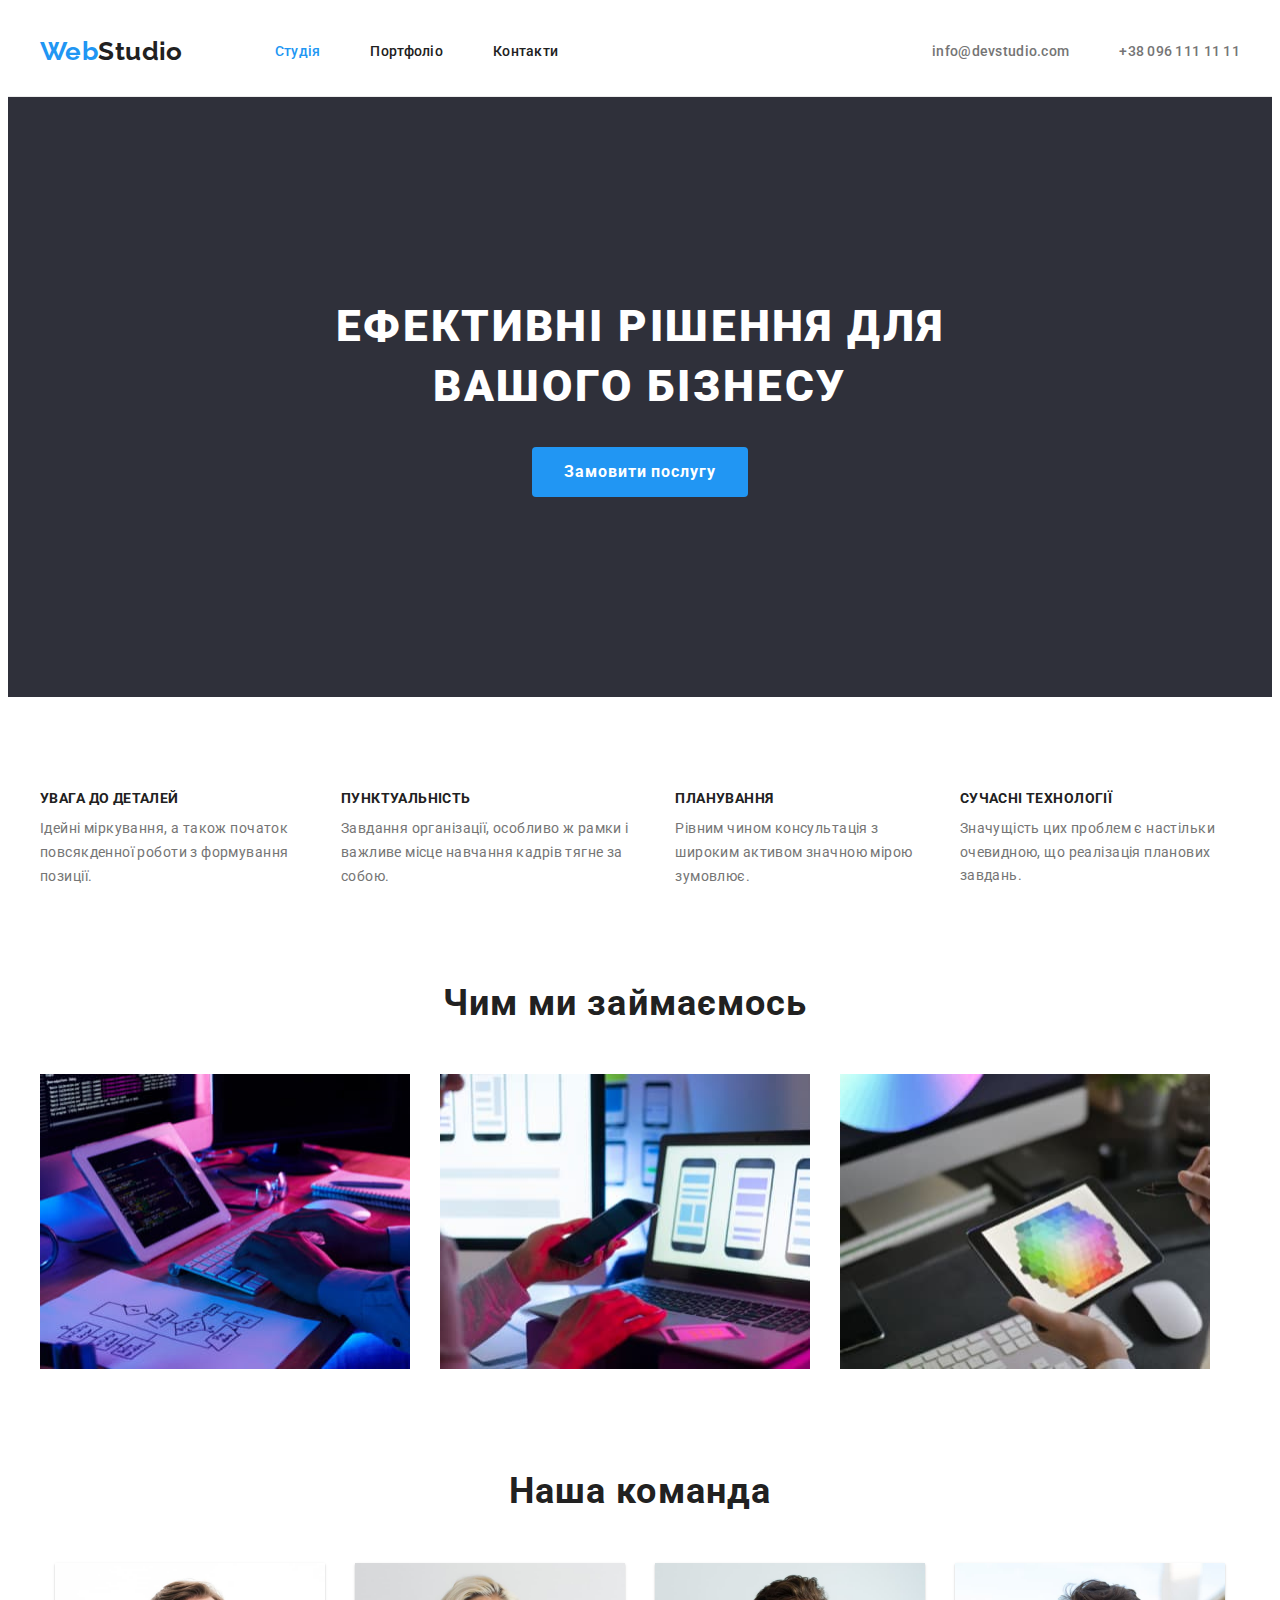
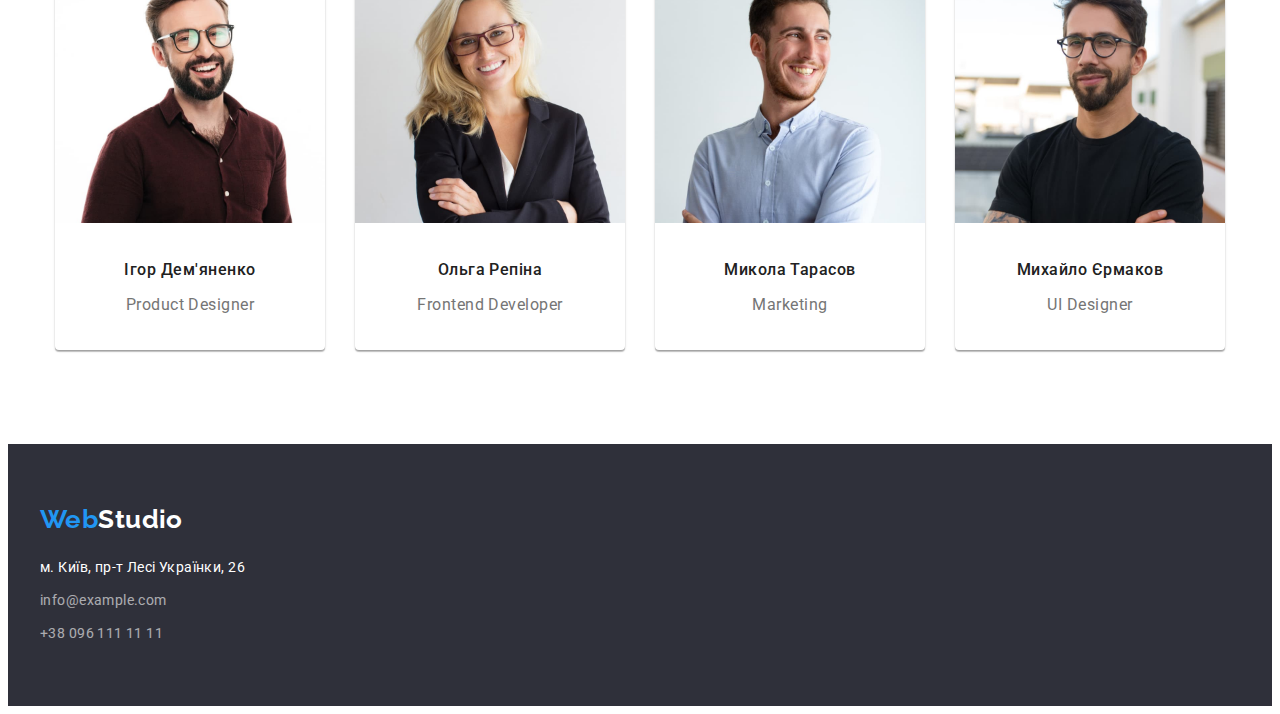
<file: index.html>
<!DOCTYPE html>
<html lang="uk">
  <head>
    <meta charset="UTF-8" />
    <meta http-equiv="X-UA-Compatible" content="IE=edge" />
    <meta name="viewport" content="width=device-width, initial-scale=1.0" />
    <title>ДР3-Головна</title>
    <link
      rel="stylesheet"
      href="https://cdnjs.cloudflare.com/ajax/libs/modern-normalize/1.1.0/modern-normalize.min.css"
      integrity="sha512-wpPYUAdjBVSE4KJnH1VR1HeZfpl1ub8YT/NKx4PuQ5NmX2tKuGu6U/JRp5y+Y8XG2tV+wKQpNHVUX03MfMFn9Q=="
      crossorigin="anonymous"
      referrerpolicy="no-referrer"
    />
    <link
      href="https://fonts.googleapis.com/css2?family=Raleway:wght@700&family=Roboto:wght@400;500;700;900&display=swap"
      rel="stylesheet"
    />
    <link rel="stylesheet" href="./css/styles.css" />
  </head>
  <body>
    <header class="header">
      <div class="container header-container">
        <nav class="nav">
          <a lang="en" href="./index.html" class="logo"
            ><span class="logo-link">Web</span>Studio</a
          >
          <ul class="site-nav list">
            <li class="item">
              <a href="./index.html" class="link header-page current">Студія</a>
            </li>
            <li class="item">
              <a href="./portfolio.html" class="link header-page">Портфоліо</a>
            </li>
            <li class="item">
              <a href="" class="link header-page">Контакти</a>
            </li>
          </ul>
        </nav>
        <ul class="contacts list">
          <li class="item-contact">
            <a href="mailto:info@devstudio.com" class="cont-mail"
              >info@devstudio.com</a
            >
          </li>
          <li class="item-contact">
            <a href="tel:+380961111111" class="cont-tel">+38 096 111 11 11</a>
          </li>
        </ul>
      </div>
    </header>
    <main>
      <section class="top">
        <h1 class="top1">Ефективні рішення для <br />вашого бізнесу</h1>
        <button type="button" class="button">Замовити послугу</button>
      </section>
      <section class="aside section">
        <div class="container">
          <h2 hidden="">Особливості</h2>
          <ul class="list-item-desc list">
            <li class="list-title">
              <h3 class="aside-title">Увага до деталей</h3>
              <p class="p-title">
                Ідейні міркування, а також початок повсякденної роботи з
                формування позиції.
              </p>
            </li>
            <li class="list-title">
              <h3 class="aside-title">Пунктуальність</h3>
              <p class="p-title">
                Завдання організації, особливо ж рамки і важливе місце навчання
                кадрів тягне за собою.
              </p>
            </li>
            <li class="list-title">
              <h3 class="aside-title">Планування</h3>
              <p class="p-title">
                Рівним чином консультація з широким активом значною мірою
                зумовлює.
              </p>
            </li>
            <li class="list-title">
              <h3 class="aside-title">Сучасні технології</h3>
              <p class="p-text">
                Значущість цих проблем є настільки очевидною, що реалізація
                планових завдань.
              </p>
            </li>
          </ul>
        </div>
      </section>
      <section class="middle section">
        <div class="container">
          <div>
            <h2 class="middle-title">Чим ми займаємось</h2>
            <ul class="middle-list list">
              <li class="middle-list-img">
                <img
                  src="./images/img1.jpg"
                  alt="Розробка застосунку"
                  width="370"
                  height="295"
                />
              </li>
              <li class="middle-list-img">
                <img
                  src="./images/img2.jpg"
                  alt="Розробка і планування"
                  width="370"
                  height="295"
                />
              </li>
              <li class="middle-list-img">
                <img
                  src="./images/img3.jpg"
                  alt="Робота з палітрою кольорів"
                  width="370"
                  height="295"
                />
              </li>
            </ul>
          </div>
        </div>
      </section>
      <section class="section">
        <h2 class="middle-title">Наша команда</h2>
        <ul class="team-list list">
          <li class="team-list-item">
            <img
              src="./images/tm1.jpg"
              alt="Ігор Дем'яненко"
              width="270"
              height="260"
            />
            <div class="box">
              <h3 class="team-title">Ігор Дем'яненко</h3>
              <p lang="en" class="team-text">Product Designer</p>
            </div>
          </li>
          <li class="team-list-item">
            <img
              src="./images/tm2.jpg"
              alt="Ольга Репіна"
              width="270"
              height="260"
            />
            <div class="box">
              <h3 class="team-title">Ольга Репіна</h3>
              <p lang="en" class="team-text">Frontend Developer</p>
            </div>
          </li>
          <li class="team-list-item">
            <img
              src="./images/tm3.jpg"
              alt="Микола Тарасов"
              width="270"
              height="260"
            />
            <div class="box">
              <h3 class="team-title">Микола Тарасов</h3>
              <p lang="en" class="team-text">Marketing</p>
            </div>
          </li>
          <li class="team-list-item">
            <img
              src="./images/tm4.jpg"
              alt="Михайло Єрмаков"
              width="270"
              height="260"
            />
            <div class="box">
              <h3 class="team-title">Михайло Єрмаков</h3>
              <p lang="en" class="team-text">UI Designer</p>
            </div>
          </li>
        </ul>
      </section>
    </main>
    <footer class="footer"><div class="container"><div>
      <a lang="en" href="./index.html" class="logo"
        ><span class="logo-link">Web</span
        ><span class="footer-link">Studio</span></a
      >
      <address class="address">
        <ul class="adress-list list">
          <li class="adress-list-item"><a class="footer-address">м. Київ, пр-т Лесі Українки, 26</a></li>
          <li class="adress-list-item">
            <a href="mailto:info@example.com" class="address-mail"
              >info@example.com</a
            >
          </li>
          <li class="adress-list-item">
            <a href="tel:+380961111111" class="address-tel"
              >+38 096 111 11 11</a
            >
          </li>
        </ul>
      </address>
    </div></div></footer>
  </body>
</html>
</file>
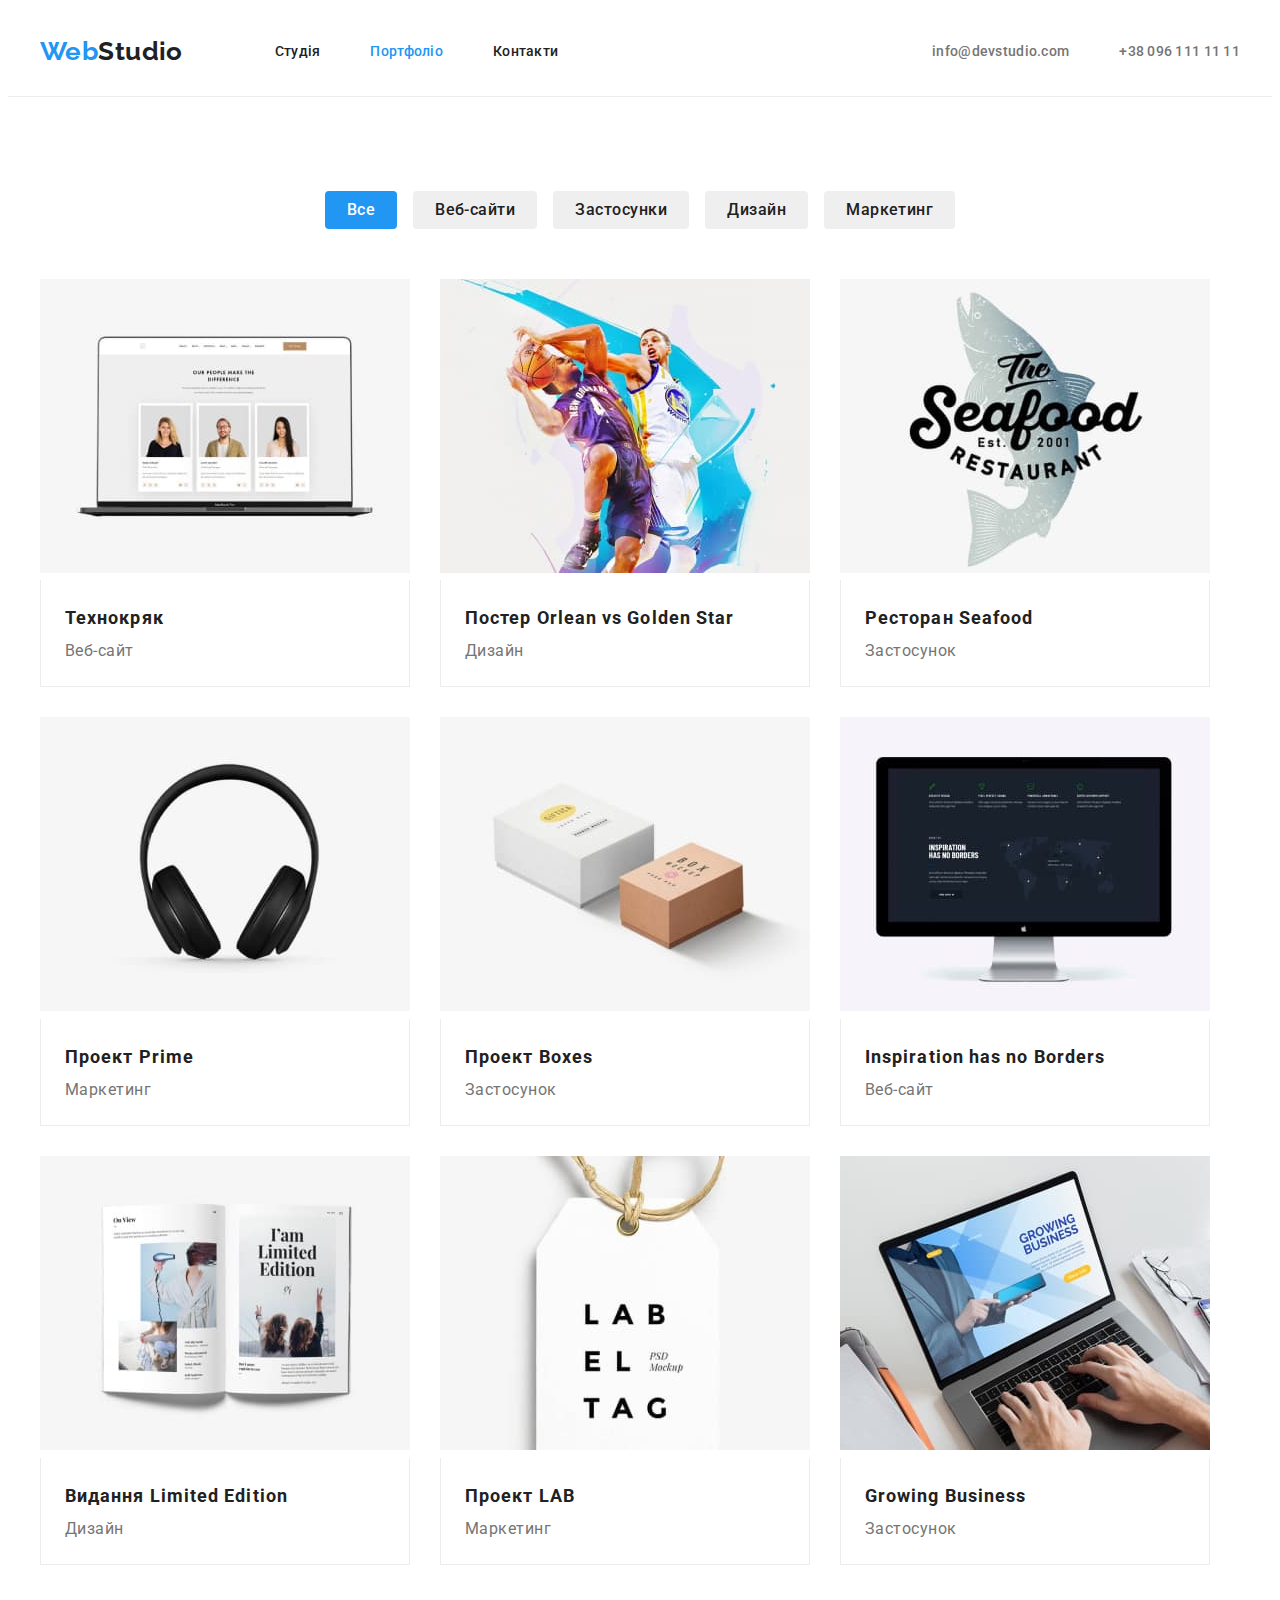
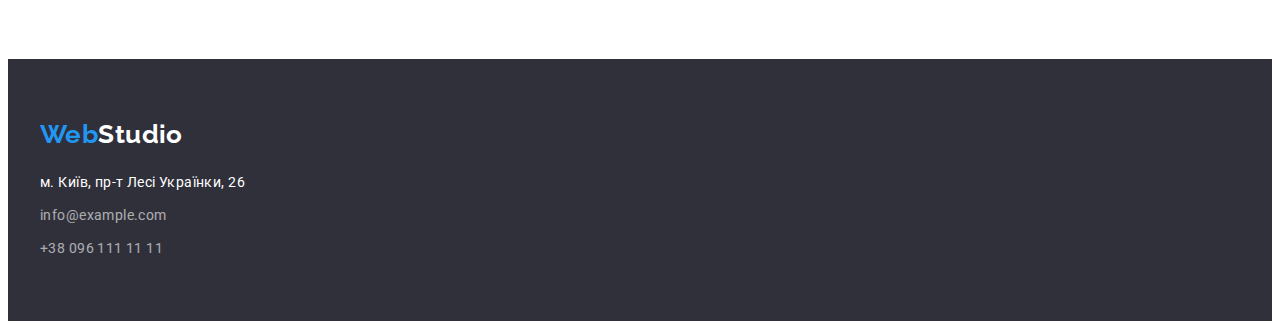
<file: portfolio.html>
<!DOCTYPE html>
<html lang="uk">
  <head>
    <meta charset="UTF-8" />
    <meta http-equiv="X-UA-Compatible" content="IE=edge" />
    <meta name="viewport" content="width=device-width, initial-scale=1.0" />
    <title>ДР3-Портфоліо</title>
    <link
      rel="stylesheet"
      href="https://cdnjs.cloudflare.com/ajax/libs/modern-normalize/1.1.0/modern-normalize.min.css"
      integrity="sha512-wpPYUAdjBVSE4KJnH1VR1HeZfpl1ub8YT/NKx4PuQ5NmX2tKuGu6U/JRp5y+Y8XG2tV+wKQpNHVUX03MfMFn9Q=="
      crossorigin="anonymous"
      referrerpolicy="no-referrer"
    />
    <link
      href="https://fonts.googleapis.com/css2?family=Raleway:wght@700&family=Roboto:wght@400;500;700;900&display=swap"
      rel="stylesheet"
    />
    <link rel="stylesheet" href="./css/styles.css" />
  </head>

  <body>
    <header class="header">
      <div class="container header-container">
        <nav class="nav">
          <a lang="en" href="./index.html" class="logo"
            ><span class="logo-link">Web</span>Studio</a
          >
          <ul class="site-nav list">
            <li class="item">
              <a href="./index.html" class="link header-page">Студія</a>
            </li>
            <li class="item">
              <a href="./portfolio.html" class="link header-page current"
                >Портфоліо</a
              >
            </li>
            <li class="item">
              <a href="" class="link header-page">Контакти</a>
            </li>
          </ul>
        </nav>
        <ul class="contacts list">
          <li class="item-contact">
            <a href="mailto:info@devstudio.com" class="cont-mail"
              >info@devstudio.com</a
            >
          </li>
          <li class="item-contact">
            <a href="tel:+380961111111" class="cont-tel">+38 096 111 11 11</a>
          </li>
        </ul>
      </div>
    </header>
    <main>
      <section class="portfolio section">
        <div class="container container1">
          <h1 hidden="">Портфоліо</h1>
          <ul class="btn-list list">
            <li class="btn-filter btn-all">
              <button type="button" class="portfolio-button current">
                Все
              </button>
            </li>
            <li class="btn-filter btn-web">
              <button type="button" class="portfolio-button">Веб-сайти</button>
            </li>
            <li class="btn-filter btn-annex">
              <button type="button" class="portfolio-button">Застосунки</button>
            </li>
            <li class="btn-filter btn-design">
              <button type="button" class="portfolio-button">Дизайн</button>
            </li>
            <li class="btn-filter btn-marketing">
              <button type="button" class="portfolio-button">Маркетинг</button>
            </li>
          </ul>
        </div>
        <div class="container">
          <ul class="all list">
            <li class="all-item">
              <a href="" class="portfolio-link">
                <img
                  src="./images/p1.jpg"
                  alt="Технокряк"
                  width="370"
                  height="294"
                />
                <div class="all-item-text">
                  <h2 class="portfolio-title">Технокряк</h2>
                  <p class="portfolio-text">Веб-сайт</p>
                </div>
              </a>
            </li>
            <li class="all-item">
              <a href="" class="portfolio-link"
                ><img
                  src="./images/p2.jpg"
                  alt="Постер"
                  width="370"
                  height="294"
                />
                <div class="all-item-text">
                  <h2 class="portfolio-title">
                    Постер <span lang="en">Orlean vs Golden Star</span>
                  </h2>
                  <p class="portfolio-text">Дизайн</p>
                </div></a
              >
            </li>
            <li class="all-item">
              <a href="" class="portfolio-link">
                <img
                  src="./images/p3.jpg"
                  alt="Seafood"
                  width="370"
                  height="294"
                />
                <div class="all-item-text">
                  <h2 class="portfolio-title">
                    Ресторан <span lang="en">Seafood</span>
                  </h2>
                  <p class="portfolio-text">Застосунок</p>
                </div>
              </a>
            </li>
            <li class="all-item">
              <a href="" class="portfolio-link">
                <img
                  src="./images/p4.jpg"
                  alt="Prime"
                  width="370"
                  height="294"
                />
                <div class="all-item-text">
                  <h2 class="portfolio-title">
                    Проект <span lang="en">Prime</span>
                  </h2>
                  <p class="portfolio-text">Маркетинг</p>
                </div>
              </a>
            </li>
            <li class="all-item">
              <a href="" class="portfolio-link">
                <img
                  src="./images/p5.jpg"
                  alt="Boxes"
                  width="370"
                  height="294"
                />
                <div class="all-item-text">
                  <h2 class="portfolio-title">
                    Проект <span lang="en">Boxes</span>
                  </h2>
                  <p class="portfolio-text">Застосунок</p>
                </div>
              </a>
            </li>
            <li class="all-item">
              <a href="" class="portfolio-link">
                <img
                  src="./images/p6.jpg"
                  alt="Inspiration has no Borders"
                  width="370"
                  height="294"
                />
                <div class="all-item-text">
                  <h2 lang="en" class="portfolio-title">
                    Inspiration has no Borders
                  </h2>
                  <p class="portfolio-text">Веб-сайт</p>
                </div>
              </a>
            </li>
            <li class="all-item">
              <a href="" class="portfolio-link">
                <img
                  src="./images/p7.jpg"
                  alt="Limited Edition"
                  width="370"
                  height="294"
                />
                <div class="all-item-text">
                  <h2 class="portfolio-title">
                    Видання <span lang="en">Limited Edition</span>
                  </h2>
                  <p class="portfolio-text">Дизайн</p>
                </div>
              </a>
            </li>
            <li class="all-item">
              <a href="" class="portfolio-link">
                <img src="./images/p8.jpg" alt="LAB" width="370" height="294" />
                <div class="all-item-text">
                  <h2 class="portfolio-title">
                    Проект <span lang="en">LAB</span>
                  </h2>
                  <p class="portfolio-text">Маркетинг</p>
                </div>
              </a>
            </li>
            <li class="all-item">
              <a href="" class="portfolio-link">
                <img
                  src="./images/p9.jpg"
                  alt="Growing Business"
                  width="370"
                  height="294"
                />
                <div class="all-item-text">
                  <h2 lang="en" class="portfolio-title">Growing Business</h2>
                  <p class="portfolio-text">Застосунок</p>
                </div>
              </a>
            </li>
          </ul>
        </div>
      </section>
    </main>
    <footer class="footer"><div class="container"><div>
        <a lang="en" href="./index.html" class="logo"
          ><span class="logo-link">Web</span
          ><span class="footer-link">Studio</span></a
        >
        <address class="address">
          <ul class="adress-list list">
            <li class="adress-list-item"><a class="footer-address">м. Київ, пр-т Лесі Українки, 26</a></li>
            <li class="adress-list-item">
              <a href="mailto:info@example.com" class="address-mail"
                >info@example.com</a
              >
            </li>
            <li class="adress-list-item">
              <a href="tel:+380961111111" class="address-tel"
                >+38 096 111 11 11</a
              >
            </li>
          </ul>
        </address>
      </div></div></footer>
  </body>
</html>
</file>
<file: css/styles.css>
:root {
  --main-font-family: "Roboto", sans-serif;
  --secondary-font-family: "Raleway", sans-serif;
  --accent-color: #2196f3;
  --btn-title: #ffffff;
  --backgraund-section: #2f303a;
  --primary-text-color: #757575;
  --btn-main-color-text: #000000;
  --main-footer-contacts: rgba(255, 255, 255, 0.6);
  --btn-background: #2196f3;
  --title-text-color: #212121;
}

body {
  background-color: #ffffff;
  color: var(--primary-text-color);
  font-family: var(--main-font-family);
  letter-spacing: 0.03em;
  font-size: 14px;
  line-height: 1.71;
}

.container {
  display: flex;
  align-items: center;
  width: 1200px;
  padding: 0 15px;
  margin: 0 auto;
}
.container1 {
 justify-content: center;
 margin-bottom: 50px;
}

h1,
h2,
h3,
h4,
h5,
h6,
p,
ul,
li {
  padding: 0;
  margin: 0;
}

.section {
  padding-bottom: 94px;
  padding-top: 94px;
}

.header .nav {
  font-family: var(--secondary-fond-family);
  font-style: normal;
  font-weight: 700;
  line-height: 1.19;
  letter-spacing: 0.03em;
}
.nav,
.header-container {
  display: flex;
  align-items: center;
}

.logo {
  text-decoration: none;
  font-family: var(--secondary-font-family);
  color: var(--title-text-color);
  font-weight: bold;
  font-size: 26px;
  line-height: 1.2;
}
.logo-link {
  color: var(--accent-color);
}
.site-nav,
.contacts {
  display: flex;
  list-style: none;
  border-style: none;
}
.site-nav .item {
  display: block;
  margin-right: 50px;
}
.item {
  display: flex;
  padding-top: 32px;
  padding-bottom: 32px;
}
.site-nav {
  width: 295px;
  margin-left: 92px;
}
.site-nav .item:last-child {
  margin-right: 0;
}
.images,
.adress-list {
  list-style: none;
  border-style: none;
}
.link,
.cont-mail,
.cont-tel {
  font-family: var(--main-font-family);
  font-weight: 500;
  font-size: 14px;
  line-height: 1.14;
  letter-spacing: 0.02em;
  text-decoration: none;
}
.header-page:hover,
.header-page:focus {
  color: var(--accent-color);
}
.link {
  color: var(--title-text-color);
}
.contacts .item-contact {
  display: block;
  padding-top: 32px;
  padding-bottom: 32px;
  margin-right: 50px;
}
.contacts {
  margin-left: auto;
}
.contacts .item-contact + .item-contact {
  margin-right: 0;
}
.item-contact,
.cont-mail,
.cont-tel {
  color: var(--primary-text-color);
}
.cont-mail:hover,
.cont-mail:focus,
.cont-tel:hover,
.cont-tel:focus {
  color: var(--accent-color);
}
.current {
  color: var(--accent-color);
}
.header {
  justify-content: center;
  width: 100%;
  margin-right: auto;
  margin-left: auto;
  border-bottom: 1px solid #ececec;
}
.list {
  list-style: none;
  border-style: none;
}

/*main-top*/
.top {
  display: flex;
  flex-direction: column;
  justify-content: center;
  align-items: center;
  text-align: center;
  height: 600px;
  padding: 0 15px;
  margin: 0 auto;
  background-color: var(--backgraund-section);
}

.top1 {
  margin-bottom: 30px;
  font-weight: 900;
  font-size: 44px;
  line-height: 1.36;
  text-align: center;
  letter-spacing: 0.06em;
  text-transform: uppercase;
  color: var(--btn-title);
}

.button {
  font-family: var(--main-font-family);
  font-style: normal;
  color: var(--btn-title);
  cursor: pointer;
  background-color: var(--accent-color);
  font-weight: 700;
  font-size: 16px;
  line-height: 1.88;
  display: flex;
  align-items: center;
  text-align: center;
  letter-spacing: 0.06em;
  border-style: none;
  border-radius: 4px;
  padding: 10px 32px;
}

.button:hover,
.button:focus {
  color: var(--btn-title);
  background-color: var(--accent-color);
}

/*main-content*/
.aside-title {
  color: var(--title-text-color);
  margin-bottom: 10px;
  font-weight: bold;
  font-size: 14px;
  line-height: 1.14;
  letter-spacing: 0.03em;
  text-transform: uppercase;
}
.p-text {
  font-style: normal;
  font-weight: 400;
  font-size: 14px;
  line-height: 1.7;
  letter-spacing: 0.03em;
  color: var(--primary-text-color);
}
.list-item-desc {
  display: flex;
  list-style: none;
}
.list-title + .list-title {
  margin-left: 30px;
}
.list-title {
  flex-basis: calc((100%-4 * 30) / 4);
}
.middle {
  padding-top: 0;
  padding-bottom: 0;
}
.middle-title {
  color: var(--title-text-color);
  font-weight: 700;
  font-size: 36px;
  line-height: 1.16;
  letter-spacing: 0.03em;
  text-align: center;
}
.middle-list {
  justify-content: center;
  align-items: center;
  display: flex;
  text-align: center;
  list-style: none;
  margin-top: 50px;
}
.middle-list-img + .middle-list-img,
.team-list-item + .team-list-item {
  margin-left: 30px;
}

.team-title {
  font-style: normal;
  font-weight: 500;
  font-size: 16px;
  line-height: 1.18;
  text-align: center;
  letter-spacing: 0.03em;
  color: var(--title-text-color)
}
.team-text {
  margin-top: 10px;
  font-style: normal;
  font-weight: 400;
  font-size: 16px;
  line-height: 1.88;
  text-align: center;
  letter-spacing: 0.03em;
  color: var(--primary-text-color);
}
.team-list {
  justify-content: center;
  align-items: center;
  display: flex;
  list-style: none;
  margin-top: 50px;
}
.team-list-item {
  background-color: #fff;
  box-shadow: 0px 1px 3px rgba(0, 0, 0, 0.12), 0px 1px 1px rgba(0, 0, 0, 0.14),
    0px 2px 1px rgba(0, 0, 0, 0.2);
  border-radius: 0px 0px 4px 4px;
}
.box {
  padding: 30px 0;
}

/*Портфоліо*/
.btn-list {
  display: flex;
  flex-wrap: wrap;
  justify-content: center;
  list-style: none;
  border-style: none;
}
.portfolio-button {
  font-weight: 500;
  font-size: 16px;
  line-height: 1.6;
  letter-spacing: 0.03em;
  cursor: pointer;
  color: var(--title-text-color);
  text-decoration: none;
  font-family: inherit;
  border-style: none;
  text-shadow: none;
  text-align: center;
  border-radius: 4px;
  padding: 6px 22px;
  border: transparent;
  transition-property: background-color;
  transition-duration: 1s;
  transition-delay: 0s, 1s;
}
.portfolio-button.current {
  color: var(--btn-title);
  background-color: var(--accent-color);
}

.portfolio-button:hover,
.portfolio-button:focus {
  background-color: var(--accent-color);
  color: var(--btn-title);
  font-family: inherit;
}
.btn-filter + .btn-filter {
  margin-left: 8px;
}
.btn-filter:not(:last-child) {
  margin-right: 8px;
}
.all {
  display: flex;
  flex-wrap: wrap;
  margin-top: -15px;
  margin-right: -15px;
  margin-bottom: -15px;
  margin-left: -15px;
}
.all-item {
  margin: 15px;
}.all-item + .all-item {
  margin-left: 15px;
}
.all-item-text {
  padding: 20px 24px;
  border-bottom: 1px solid #ececec;
  border-left: 1px solid #ececec;
  border-right: 1px solid #ececec;
}
.portfolio-link {
  text-decoration: none;
}
.portfolio-title {
  text-decoration: none;
  text-shadow: none;
  color: var(--title-text-color);
  font-weight: 700;
  font-size: 18px;
  line-height: 2;
  letter-spacing: 0.06em;
}

.portfolio-text {
  text-decoration: none;
  text-shadow: none;
  font-weight: 400;
  font-size: 16px;
  line-height: 1.87;
  letter-spacing: 0.03em;
  color: var(--primary-text-color);
}

/*footer*/
.footer {
  margin: 0 auto;
  padding: 60px 0;
  background-color: var(--backgraund-section);
}
.footer-link {
  color: #ffffff;
}

.footer-address {
  font-style: normal;
  font-weight: normal;
  font-size: 14px;
  line-height: 1.7;
  color: #ffffff;
}
.address {
  margin-top: 20px;
}
.adress-list {
  display: flex;
  flex-direction: column;
}
.adress-list-item:not(:first-child) {
  margin-top: 9px;
}
.address-mail,
.address-tel {
  text-decoration: none;
  font-style: normal;
  font-weight: normal;
  color: #FFFFFF; opacity:0.6;
}
.address-mail:focus,
.address-mail:hover,
.address-tel:focus,
.address-tel:hover {
  color: var(--accent-color);
}
</file>
